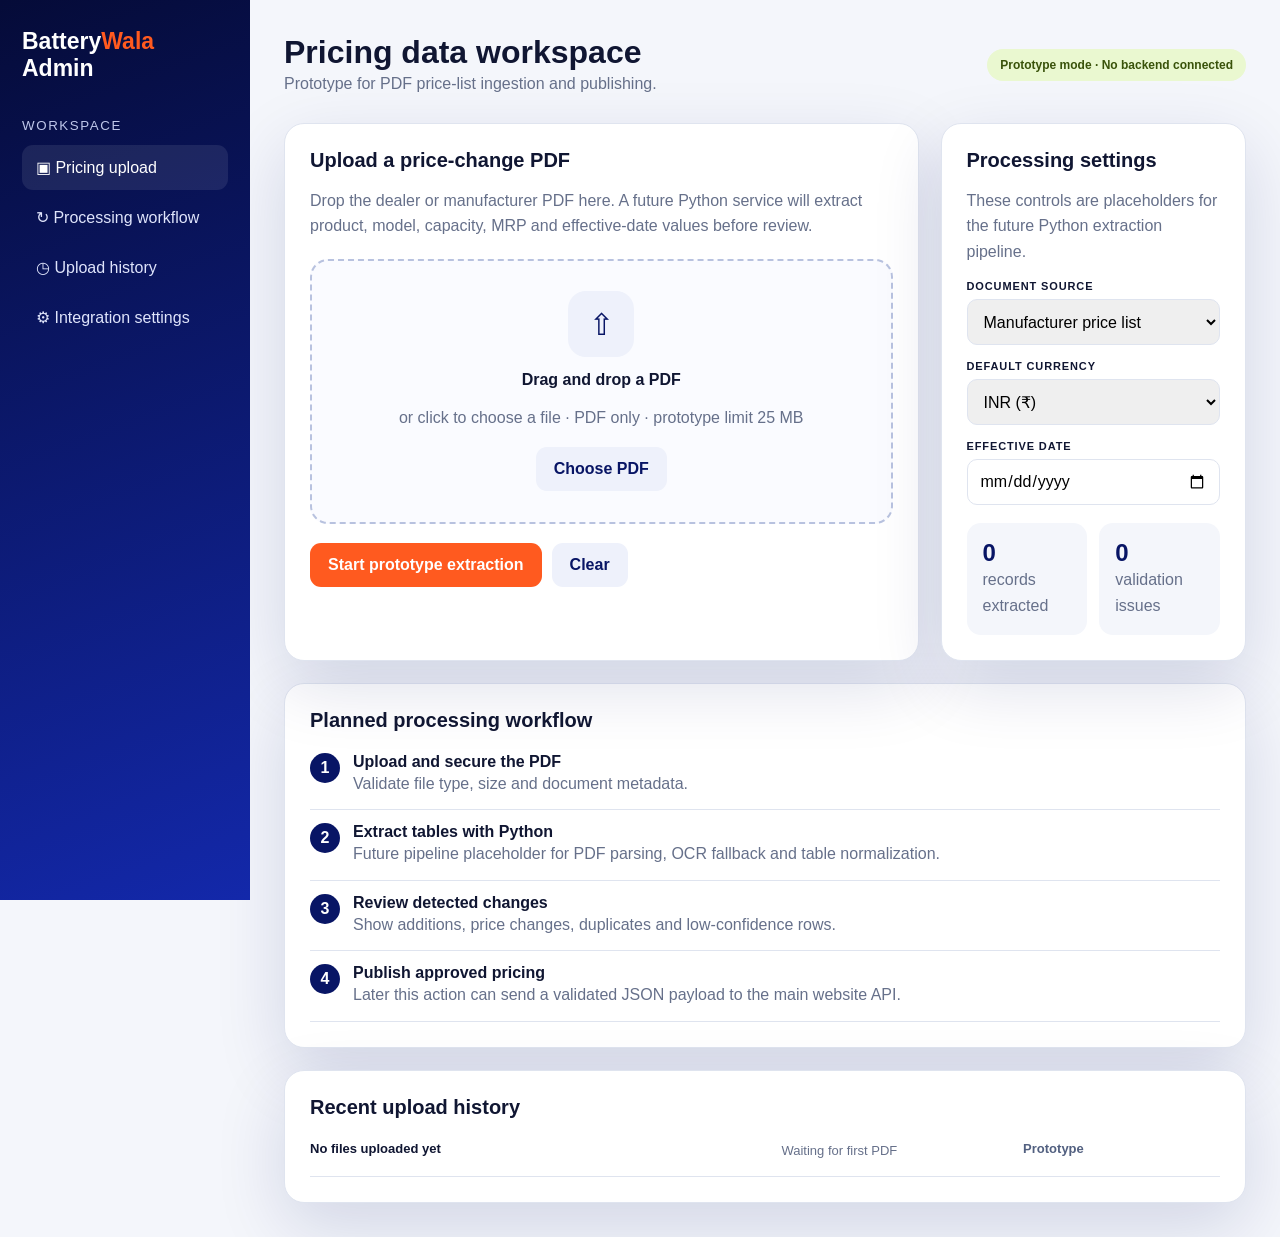
<file: docs/original_admin_prototype.html>
<!DOCTYPE html><html lang="en"><head><meta charset="utf-8"><meta name="viewport" content="width=device-width,initial-scale=1"><title>BatteryWala Admin | Pricing Workspace</title><style>
:root{--blue:#081565;--blue2:#1328aa;--orange:#ff5a1f;--soft:#f4f6fb;--line:#dfe4ef;--ink:#101632;--muted:#66708a;--white:#fff;--shadow:0 24px 70px rgba(8,21,101,.14)}*{box-sizing:border-box}body{margin:0;font-family:Segoe UI,Arial,sans-serif;background:var(--soft);color:var(--ink)}button,input,select{font:inherit}.shell{display:grid;grid-template-columns:250px 1fr;min-height:100vh}.side{background:linear-gradient(160deg,#050b38,var(--blue2));color:#fff;padding:28px 22px;position:sticky;top:0;height:100vh}.brand{font-size:23px;font-weight:800;margin-bottom:36px}.brand span{color:var(--orange)}.side small{display:block;color:#bfc7ea;margin-bottom:12px;text-transform:uppercase;letter-spacing:.12em}.nav a{display:flex;gap:12px;padding:13px 14px;border-radius:11px;color:#dfe4fb;text-decoration:none;margin:5px 0}.nav a.active,.nav a:hover{background:#ffffff16;color:#fff}.main{padding:34px}.topline{display:flex;justify-content:space-between;align-items:center;gap:20px;margin-bottom:26px}.topline h1{margin:0;font-size:32px}.status{padding:9px 13px;border-radius:99px;background:#eaf8d0;color:#39520a;font-weight:700;font-size:12px}.grid{display:grid;grid-template-columns:1.35fr .65fr;gap:22px}.card{background:#fff;border:1px solid var(--line);border-radius:20px;box-shadow:var(--shadow);padding:25px}.card h2{margin:0 0 8px;font-size:20px}.muted{color:var(--muted);line-height:1.6}.drop{margin-top:20px;border:2px dashed #b8c2df;border-radius:18px;min-height:265px;display:grid;place-items:center;text-align:center;padding:28px;background:#fafbff;transition:.2s;cursor:pointer}.drop.over{border-color:var(--orange);background:#fff4ef}.dropIcon{width:66px;height:66px;border-radius:18px;background:#eef1fb;color:var(--blue);display:grid;place-items:center;font-size:30px;margin:auto auto 14px}.btn{border:0;border-radius:11px;padding:13px 18px;font-weight:800;cursor:pointer}.primary{background:var(--orange);color:#fff}.secondary{background:#eef1fb;color:var(--blue)}.actions{display:flex;gap:10px;flex-wrap:wrap;margin-top:19px}.file{display:none;margin-top:18px;padding:14px;border:1px solid var(--line);border-radius:12px}.file.on{display:flex;justify-content:space-between;gap:14px}.stats{display:grid;grid-template-columns:repeat(2,1fr);gap:12px;margin-top:18px}.stat{padding:16px;border-radius:14px;background:var(--soft)}.stat b{display:block;font-size:24px;color:var(--blue)}label{display:block;font-size:11px;font-weight:800;text-transform:uppercase;letter-spacing:.08em;margin:15px 0 7px}input,select{width:100%;height:46px;border:1px solid var(--line);border-radius:10px;padding:0 12px}.workflow{margin-top:22px}.step{display:flex;gap:13px;padding:13px 0;border-bottom:1px solid var(--line)}.num{width:30px;height:30px;border-radius:50%;background:var(--blue);color:#fff;display:grid;place-items:center;font-weight:800;flex:0 0 auto}.history{margin-top:22px}.row{display:grid;grid-template-columns:1.4fr .7fr .6fr;gap:12px;padding:14px 0;border-bottom:1px solid var(--line);font-size:13px}.tag{font-weight:700;color:#526080}@media(max-width:900px){.shell{grid-template-columns:1fr}.side{height:auto;position:static}.nav{display:flex;flex-wrap:wrap}.grid{grid-template-columns:1fr}.main{padding:24px}}@media(max-width:560px){.topline{align-items:flex-start;flex-direction:column}.main{padding:18px}.row{grid-template-columns:1fr}.stats{grid-template-columns:1fr}}
</style></head><body><div class="shell"><aside class="side"><div class="brand">Battery<span>Wala</span> Admin</div><small>Workspace</small><nav class="nav"><a class="active" href="#upload">▣ Pricing upload</a><a href="#workflow">↻ Processing workflow</a><a href="#history">◷ Upload history</a><a href="#settings">⚙ Integration settings</a></nav></aside><main class="main"><div class="topline"><div><h1>Pricing data workspace</h1><div class="muted">Prototype for PDF price-list ingestion and publishing.</div></div><span class="status">Prototype mode · No backend connected</span></div><div class="grid"><section class="card" id="upload"><h2>Upload a price-change PDF</h2><p class="muted">Drop the dealer or manufacturer PDF here. A future Python service will extract product, model, capacity, MRP and effective-date values before review.</p><div class="drop" id="drop"><div><div class="dropIcon">⇧</div><b>Drag and drop a PDF</b><p class="muted">or click to choose a file · PDF only · prototype limit 25 MB</p><button class="btn secondary" type="button">Choose PDF</button><input id="file" type="file" accept="application/pdf" hidden></div></div><div class="file" id="selected"><div><b id="fileName">price-list.pdf</b><br><small class="muted" id="fileSize"></small></div><span class="tag">Ready for extraction</span></div><div class="actions"><button class="btn primary" id="extract" disabled>Start prototype extraction</button><button class="btn secondary" id="clear" disabled>Clear</button></div></section><aside class="card" id="settings"><h2>Processing settings</h2><p class="muted">These controls are placeholders for the future Python extraction pipeline.</p><label>Document source</label><select><option>Manufacturer price list</option><option>Dealer circular</option><option>Distributor update</option></select><label>Default currency</label><select><option>INR (₹)</option></select><label>Effective date</label><input type="date"><div class="stats"><div class="stat"><b>0</b><span class="muted">records extracted</span></div><div class="stat"><b>0</b><span class="muted">validation issues</span></div></div></aside></div><section class="card workflow" id="workflow"><h2>Planned processing workflow</h2><div class="step"><span class="num">1</span><div><b>Upload and secure the PDF</b><div class="muted">Validate file type, size and document metadata.</div></div></div><div class="step"><span class="num">2</span><div><b>Extract tables with Python</b><div class="muted">Future pipeline placeholder for PDF parsing, OCR fallback and table normalization.</div></div></div><div class="step"><span class="num">3</span><div><b>Review detected changes</b><div class="muted">Show additions, price changes, duplicates and low-confidence rows.</div></div></div><div class="step"><span class="num">4</span><div><b>Publish approved pricing</b><div class="muted">Later this action can send a validated JSON payload to the main website API.</div></div></div></section><section class="card history" id="history"><h2>Recent upload history</h2><div class="row"><b>No files uploaded yet</b><span class="muted">Waiting for first PDF</span><span class="tag">Prototype</span></div></section></main></div><script>
(()=>{const drop=document.getElementById('drop'),file=document.getElementById('file'),selected=document.getElementById('selected'),name=document.getElementById('fileName'),size=document.getElementById('fileSize'),extract=document.getElementById('extract'),clear=document.getElementById('clear');const load=f=>{if(!f)return;if(f.type!=='application/pdf'&&!f.name.toLowerCase().endsWith('.pdf')){alert('Please select a PDF file.');return}name.textContent=f.name;size.textContent=(f.size/1048576).toFixed(2)+' MB';selected.classList.add('on');extract.disabled=false;clear.disabled=false};drop.onclick=()=>file.click();file.onchange=()=>load(file.files[0]);['dragenter','dragover'].forEach(x=>drop.addEventListener(x,e=>{e.preventDefault();drop.classList.add('over')}));['dragleave','drop'].forEach(x=>drop.addEventListener(x,e=>{e.preventDefault();drop.classList.remove('over')}));drop.addEventListener('drop',e=>load(e.dataTransfer.files[0]));clear.onclick=()=>{file.value='';selected.classList.remove('on');extract.disabled=true;clear.disabled=true};extract.onclick=()=>alert('Prototype only. The Python extraction pipeline will be connected in a later version.')})();
</script></body></html>
</file>
